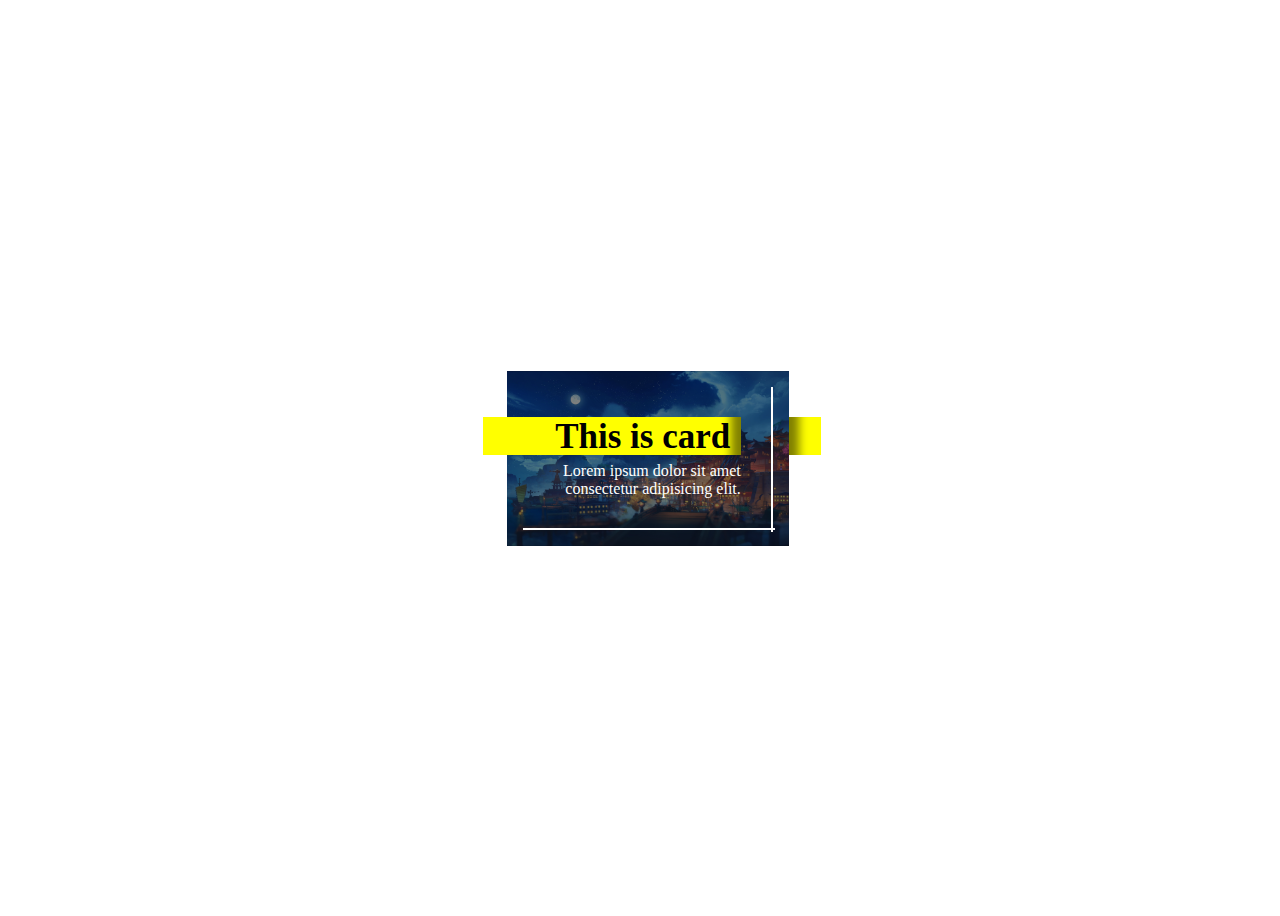
<file: Awesome Card design with css position/index.html>
<!DOCTYPE html>
<html lang="en">
<head>
    <meta charset="UTF-8">
    <meta http-equiv="X-UA-Compatible" content="IE=edge">
    <meta name="viewport" content="width=device-width, initial-scale=1.0">
    <title>Css position</title>
    <link rel="stylesheet" href="style.css">
</head>
<body>
    <div class="card">
        <img src="../images/liyue - genshin impact.jpg" alt="" class="card__img">
        <div class="card__body">
            <h3 class="card__title">This is card</h3>
            <p class="card__text">Lorem ipsum dolor sit amet consectetur adipisicing elit.</p>
        </div>
    </div>
</body>
</html>
</file>
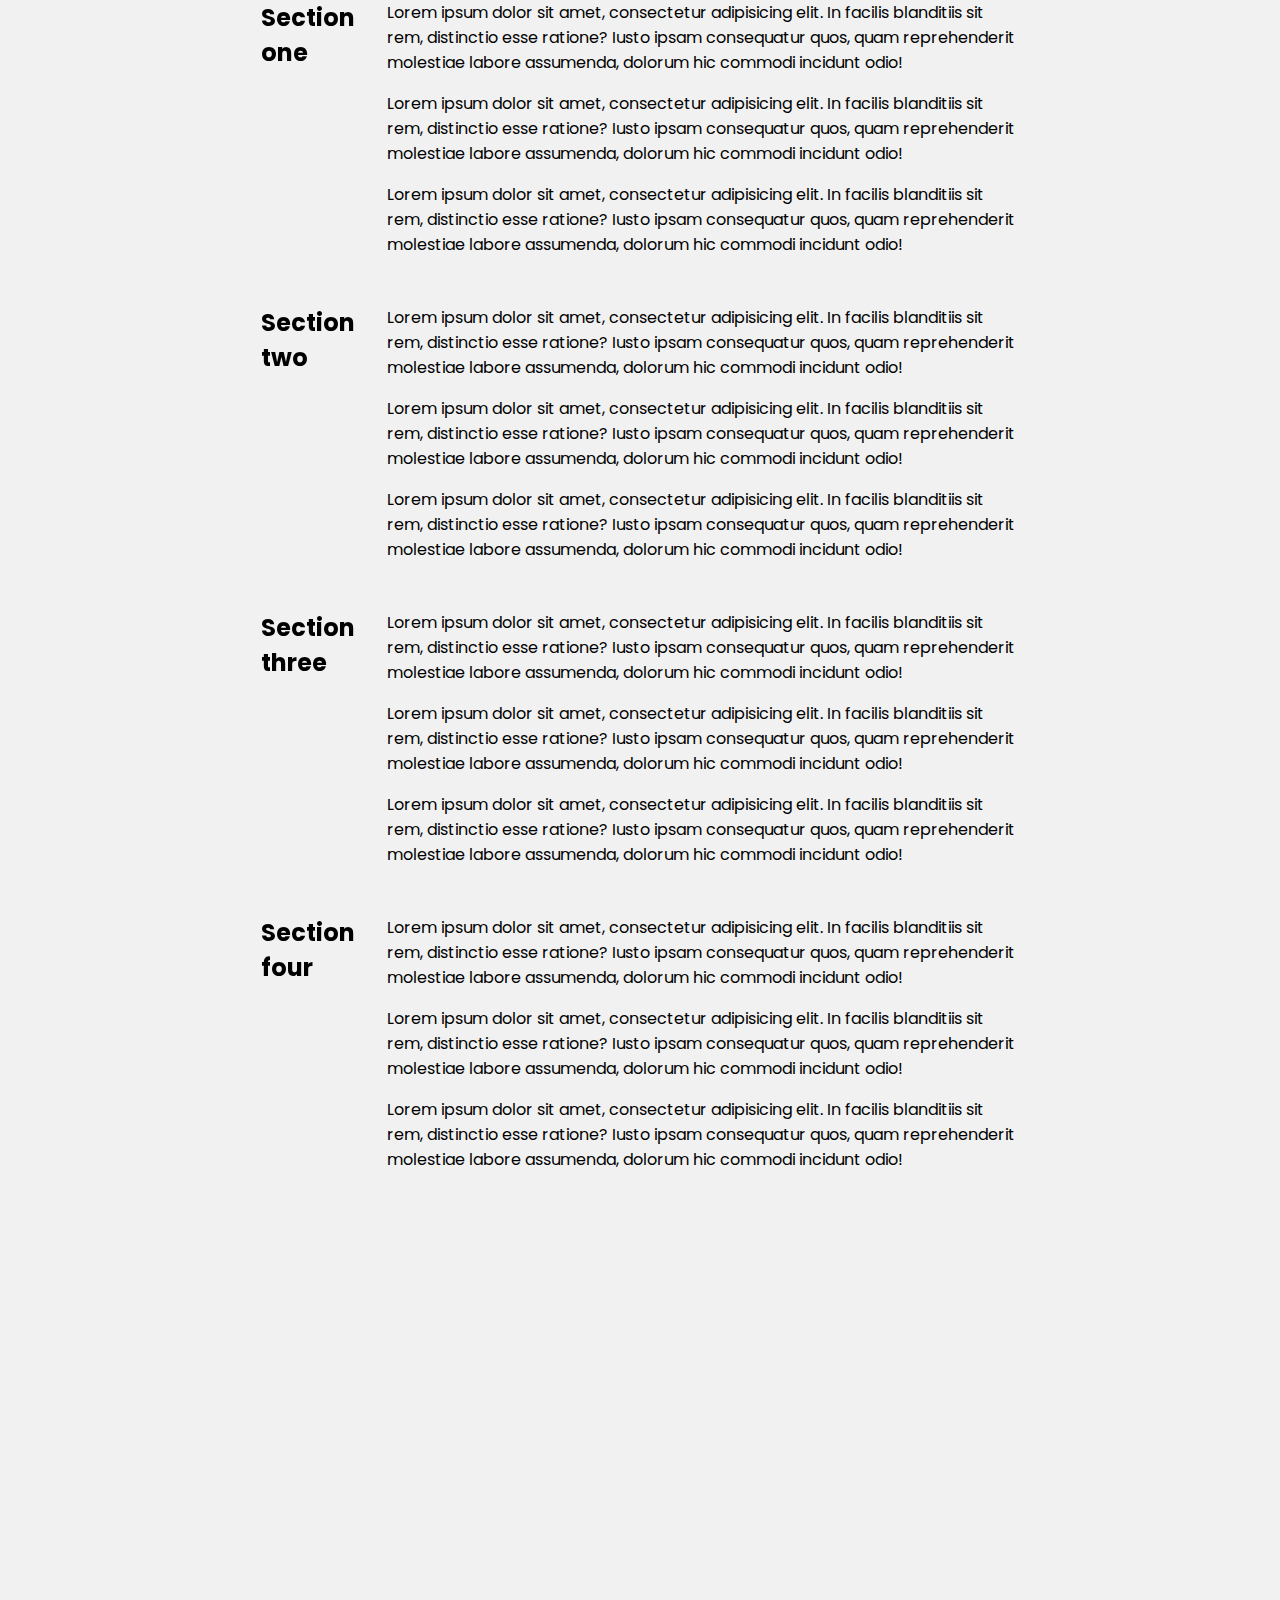
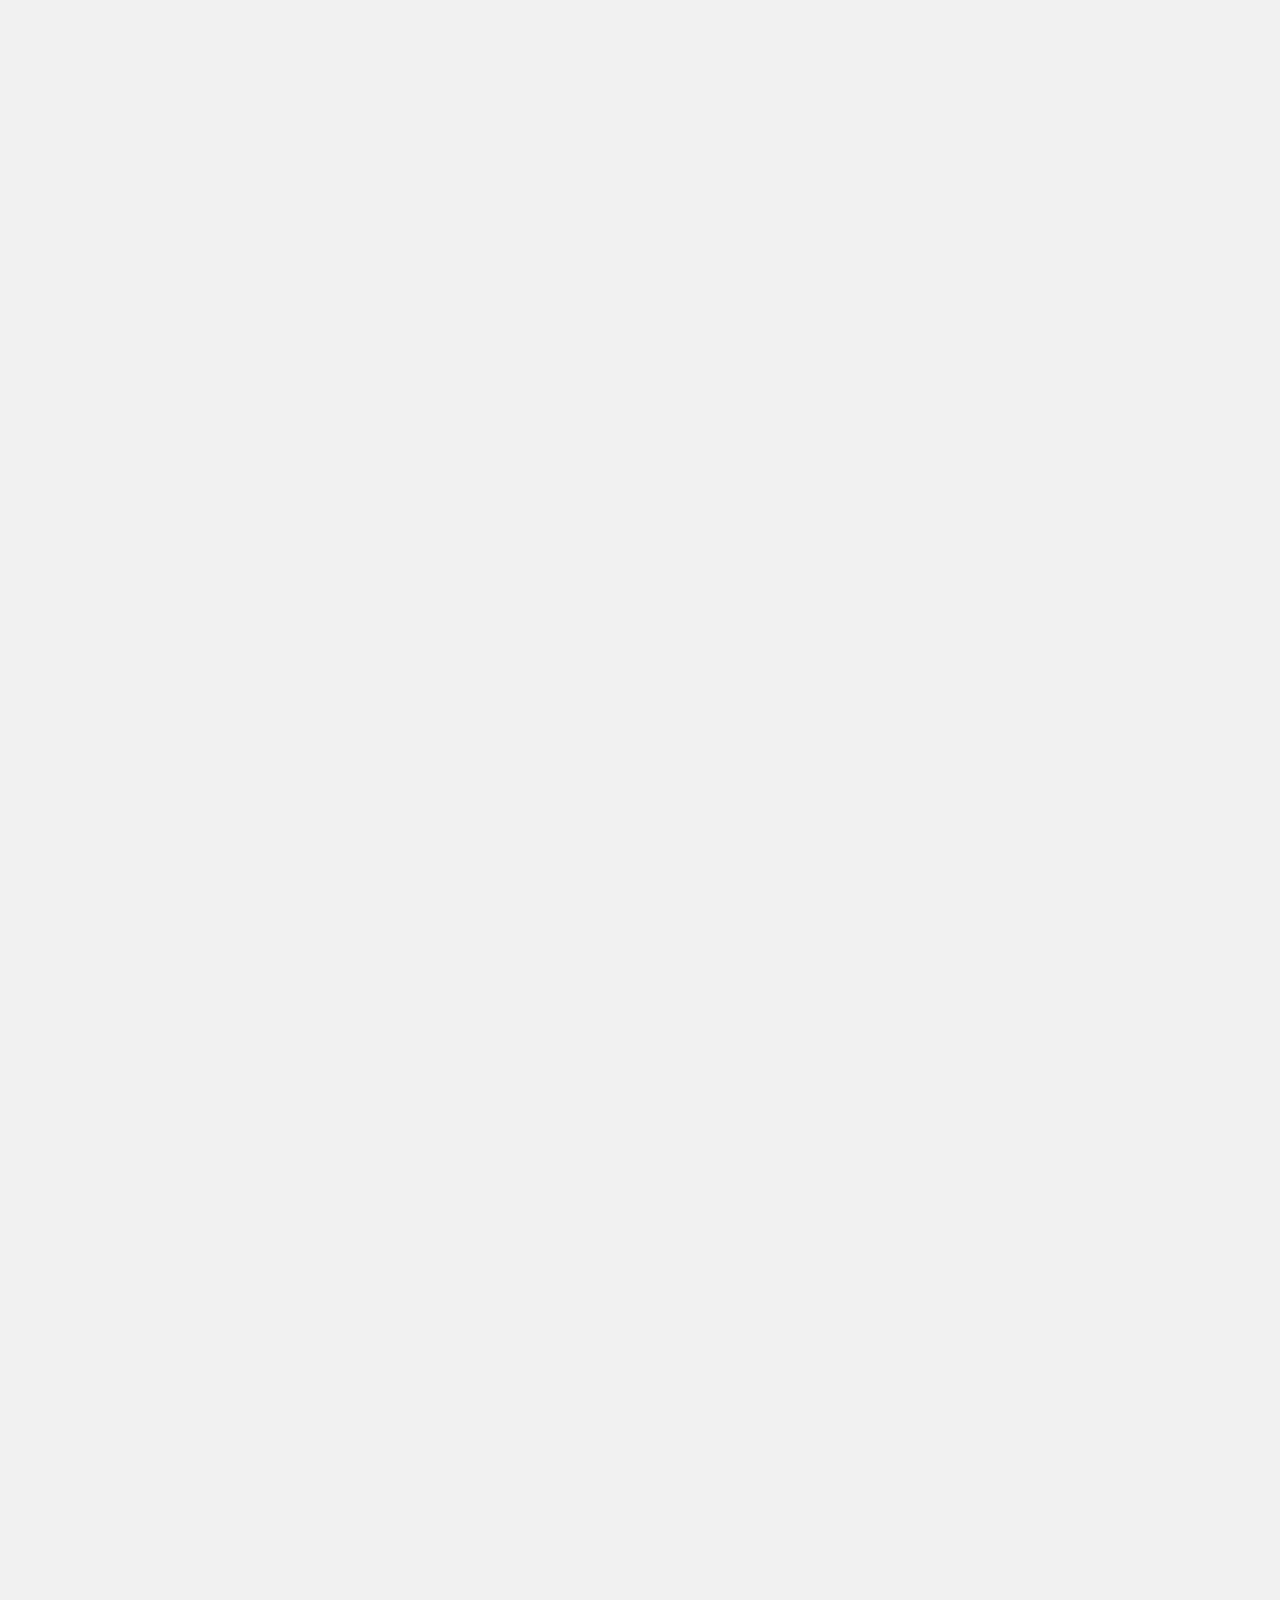
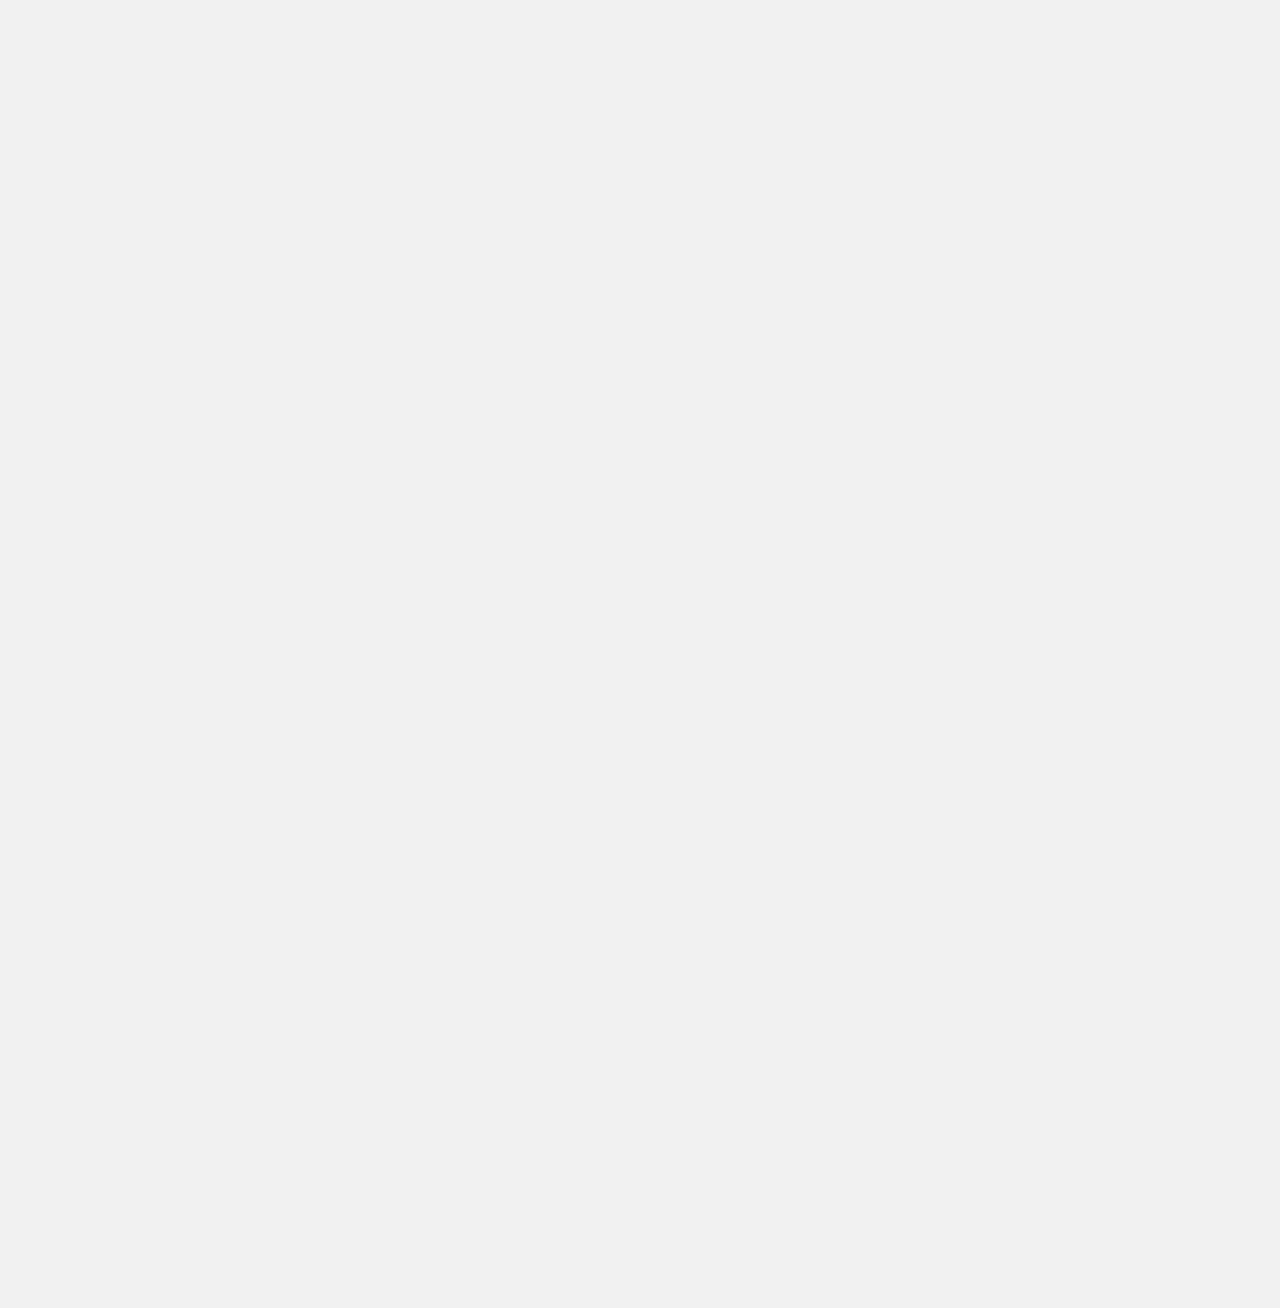
<file: Awesome design with position sticky/index.html>
<!DOCTYPE html>
<html lang="en">
  <head>
    <meta charset="UTF-8" />
    <meta http-equiv="X-UA-Compatible" content="IE=edge" />
    <meta name="viewport" content="width=device-width, initial-scale=1.0" />
    <title>Awesome design with position sticky</title>
    <link rel="stylesheet" href="style.css" />
  </head>
  <body>
    <div class="container">
      <section>
        <h2 class="section__title">Section one</h2>
        <div class="section__content">
          <p>
            Lorem ipsum dolor sit amet, consectetur adipisicing elit. In facilis
            blanditiis sit rem, distinctio esse ratione? Iusto ipsam consequatur
            quos, quam reprehenderit molestiae labore assumenda, dolorum hic
            commodi incidunt odio!
          </p>
          <p>
            Lorem ipsum dolor sit amet, consectetur adipisicing elit. In facilis
            blanditiis sit rem, distinctio esse ratione? Iusto ipsam consequatur
            quos, quam reprehenderit molestiae labore assumenda, dolorum hic
            commodi incidunt odio!
          </p>
          <p>
            Lorem ipsum dolor sit amet, consectetur adipisicing elit. In facilis
            blanditiis sit rem, distinctio esse ratione? Iusto ipsam consequatur
            quos, quam reprehenderit molestiae labore assumenda, dolorum hic
            commodi incidunt odio!
          </p>
        </div>
      </section>
      <section>
        <h2 class="section__title">Section two</h2>
        <div class="section__content">
          <p>
            Lorem ipsum dolor sit amet, consectetur adipisicing elit. In facilis
            blanditiis sit rem, distinctio esse ratione? Iusto ipsam consequatur
            quos, quam reprehenderit molestiae labore assumenda, dolorum hic
            commodi incidunt odio!
          </p>
          <p>
            Lorem ipsum dolor sit amet, consectetur adipisicing elit. In facilis
            blanditiis sit rem, distinctio esse ratione? Iusto ipsam consequatur
            quos, quam reprehenderit molestiae labore assumenda, dolorum hic
            commodi incidunt odio!
          </p>
          <p>
            Lorem ipsum dolor sit amet, consectetur adipisicing elit. In facilis
            blanditiis sit rem, distinctio esse ratione? Iusto ipsam consequatur
            quos, quam reprehenderit molestiae labore assumenda, dolorum hic
            commodi incidunt odio!
          </p>
        </div>
      </section>
      <section>
        <h2 class="section__title">Section three</h2>
        <div class="section__content">
          <p>
            Lorem ipsum dolor sit amet, consectetur adipisicing elit. In facilis
            blanditiis sit rem, distinctio esse ratione? Iusto ipsam consequatur
            quos, quam reprehenderit molestiae labore assumenda, dolorum hic
            commodi incidunt odio!
          </p>
          <p>
            Lorem ipsum dolor sit amet, consectetur adipisicing elit. In facilis
            blanditiis sit rem, distinctio esse ratione? Iusto ipsam consequatur
            quos, quam reprehenderit molestiae labore assumenda, dolorum hic
            commodi incidunt odio!
          </p>
          <p>
            Lorem ipsum dolor sit amet, consectetur adipisicing elit. In facilis
            blanditiis sit rem, distinctio esse ratione? Iusto ipsam consequatur
            quos, quam reprehenderit molestiae labore assumenda, dolorum hic
            commodi incidunt odio!
          </p>
        </div>
      </section>
      <section>
        <h2 class="section__title">Section four</h2>
        <div class="section__content">
          <p>
            Lorem ipsum dolor sit amet, consectetur adipisicing elit. In facilis
            blanditiis sit rem, distinctio esse ratione? Iusto ipsam consequatur
            quos, quam reprehenderit molestiae labore assumenda, dolorum hic
            commodi incidunt odio!
          </p>
          <p>
            Lorem ipsum dolor sit amet, consectetur adipisicing elit. In facilis
            blanditiis sit rem, distinctio esse ratione? Iusto ipsam consequatur
            quos, quam reprehenderit molestiae labore assumenda, dolorum hic
            commodi incidunt odio!
          </p>
          <p>
            Lorem ipsum dolor sit amet, consectetur adipisicing elit. In facilis
            blanditiis sit rem, distinctio esse ratione? Iusto ipsam consequatur
            quos, quam reprehenderit molestiae labore assumenda, dolorum hic
            commodi incidunt odio!
          </p>
        </div>
      </section>
    </div>
  </body>
</html>
</file>
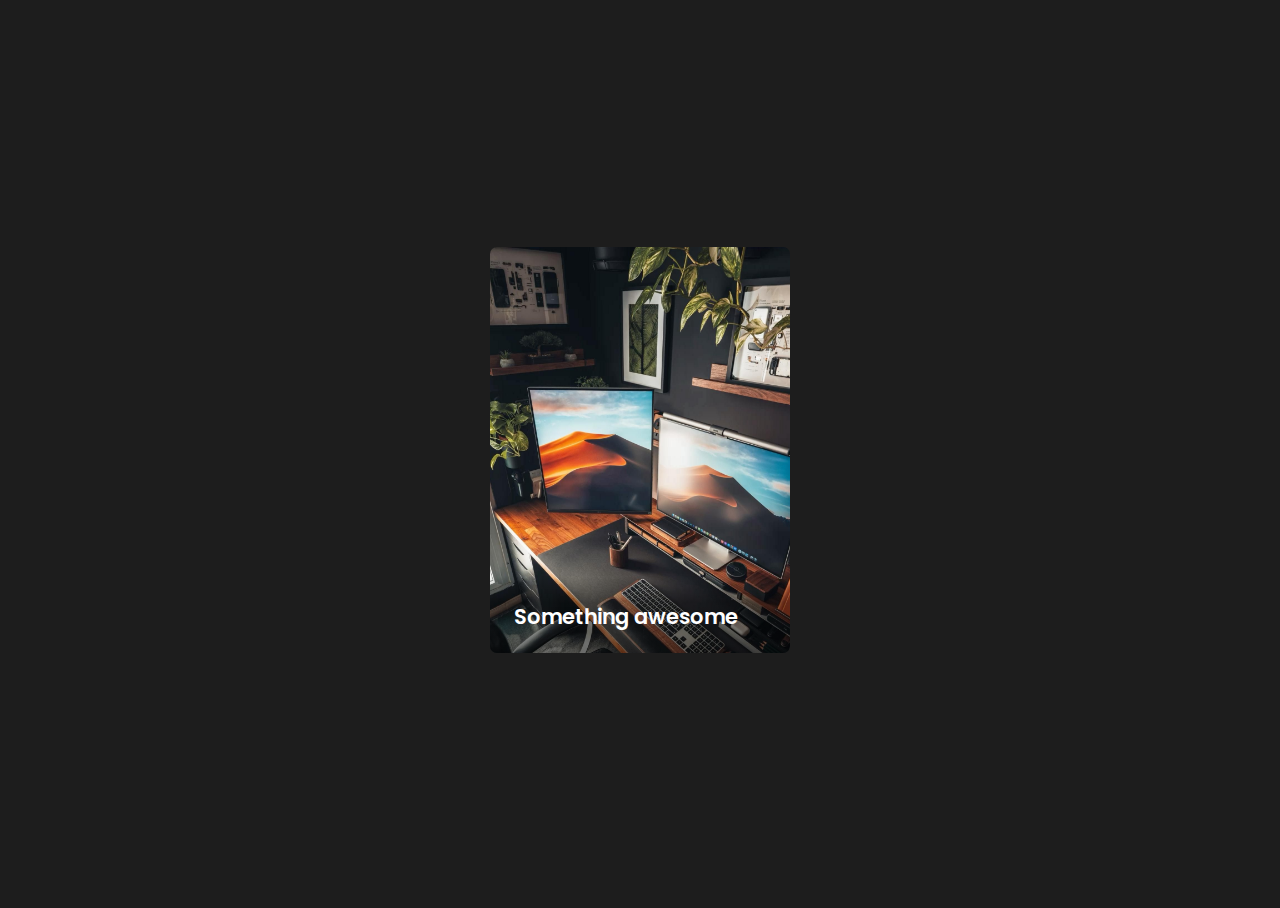
<file: content fill into card/index.html>
<!DOCTYPE html>
<html lang="en">
<head>
    <meta charset="UTF-8">
    <meta http-equiv="X-UA-Compatible" content="IE=edge">
    <meta name="viewport" content="width=device-width, initial-scale=1.0">
    <title>Content fill into card</title>
    <link rel="stylesheet" href="style.css">
</head>
<body>
    <div class="card">
        <div class="card__content">
            <h2 class="card__title">Something awesome</h2>
            <p class="card__body">Lorem ipsum dolor sit amet consectetur adipisicing elit. Voluptas iusto officia architecto suscipit facere, totam quis sunt tempore</p>
            <button class="card__btn">Learn more</button>
        </div>
    </div>
</body>
</html>
</file>
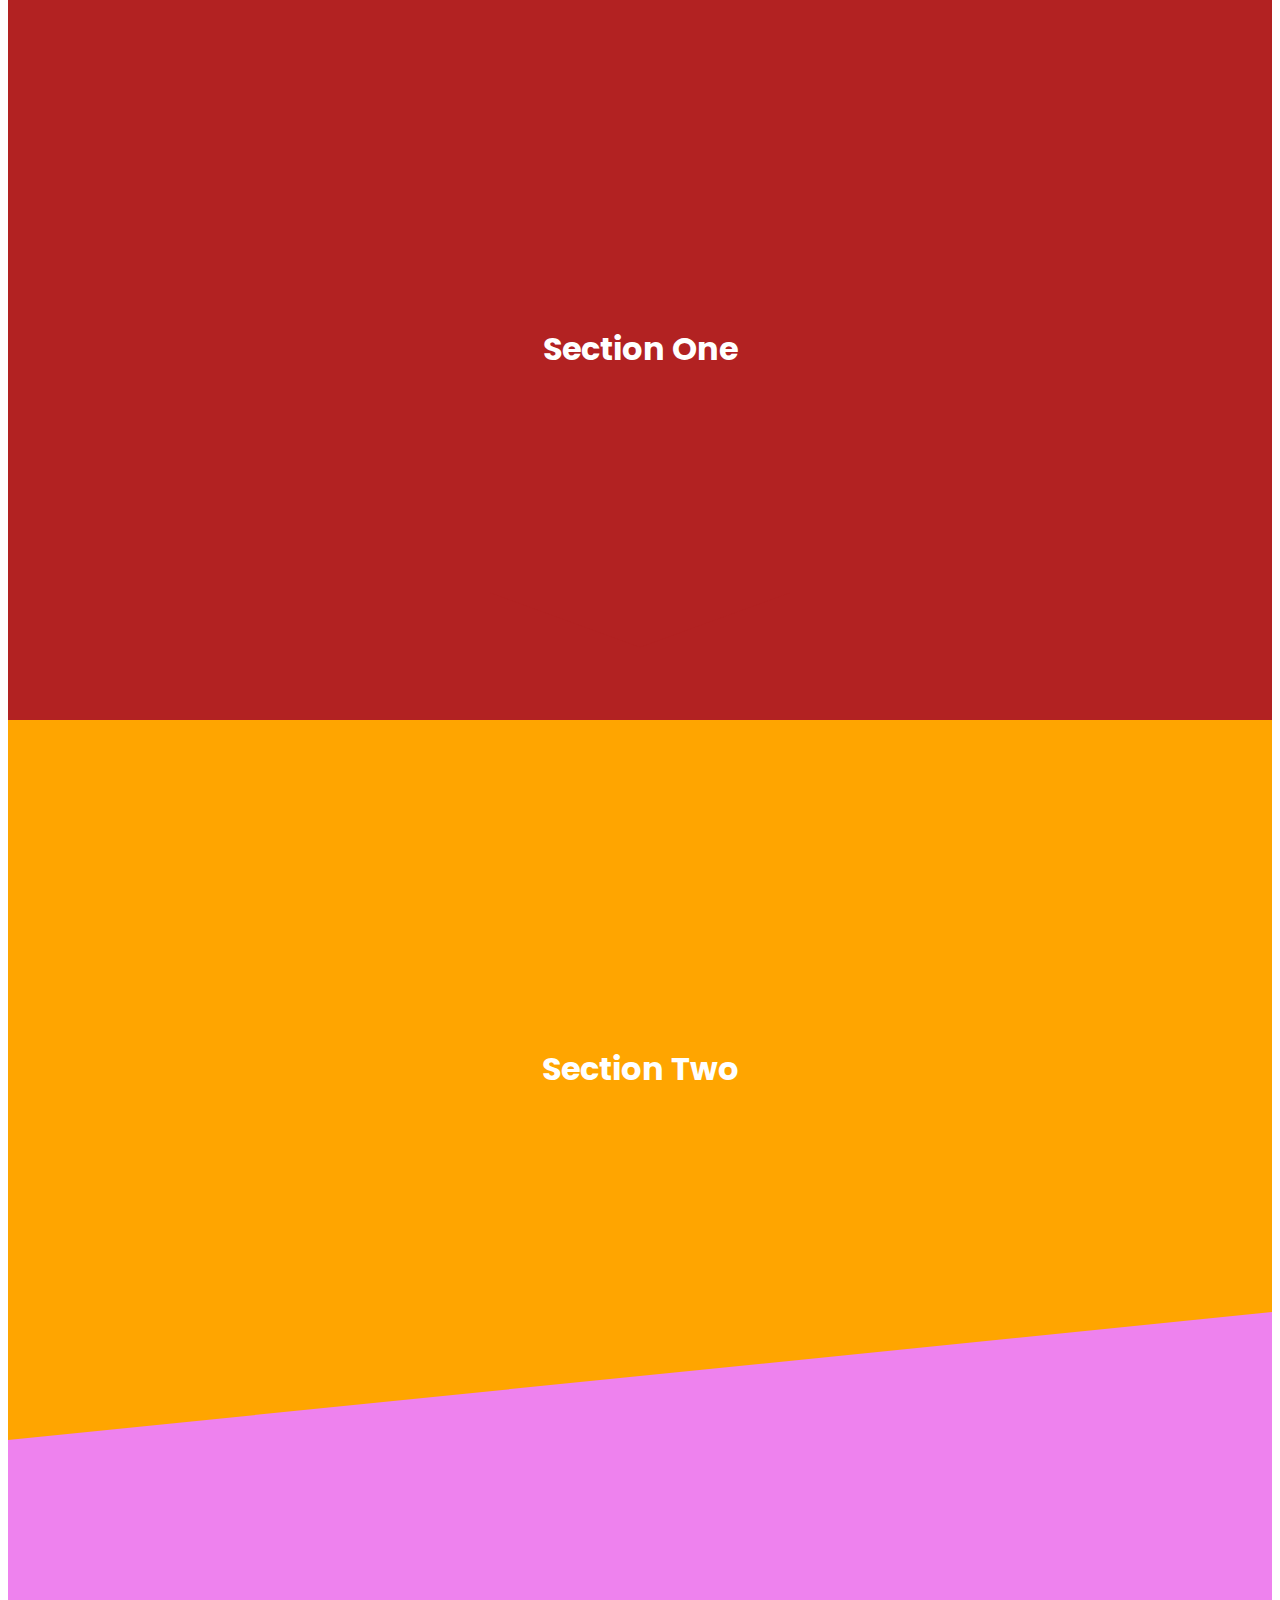
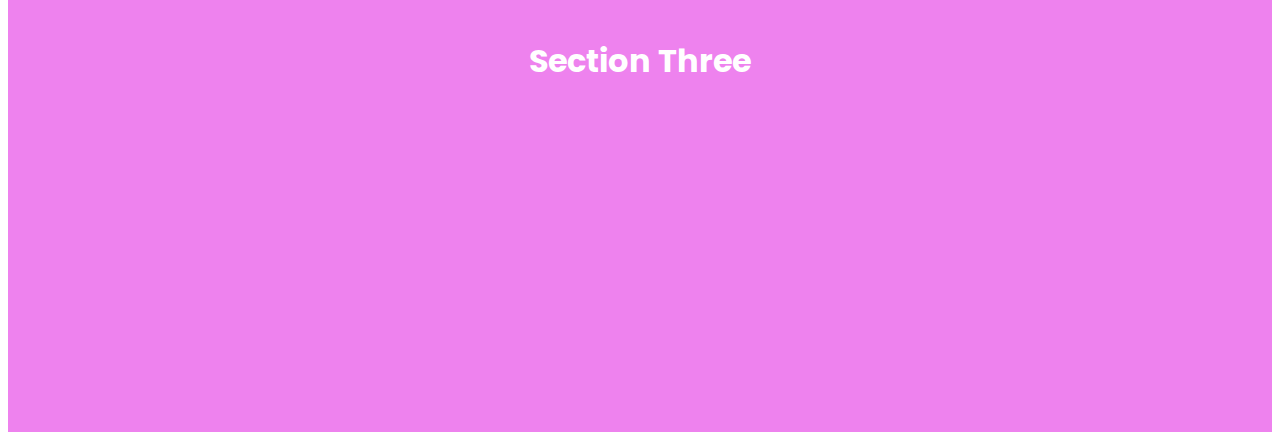
<file: Css shapes/index.html>
<!DOCTYPE html>
<html lang="en">
<head>
    <meta charset="UTF-8">
    <meta http-equiv="X-UA-Compatible" content="IE=edge">
    <meta name="viewport" content="width=device-width, initial-scale=1.0">
    <title>Css shapes</title>
    <link rel="stylesheet" href="style.css">
</head>
<body>
    <section class="one">
        <h1>Section One</h1>
    </section>
    <section class="two">
        <h1>Section Two</h1>
    </section>
    <section class="three">
        <h1>Section Three</h1>
    </section>
</body>
</html>
</file>
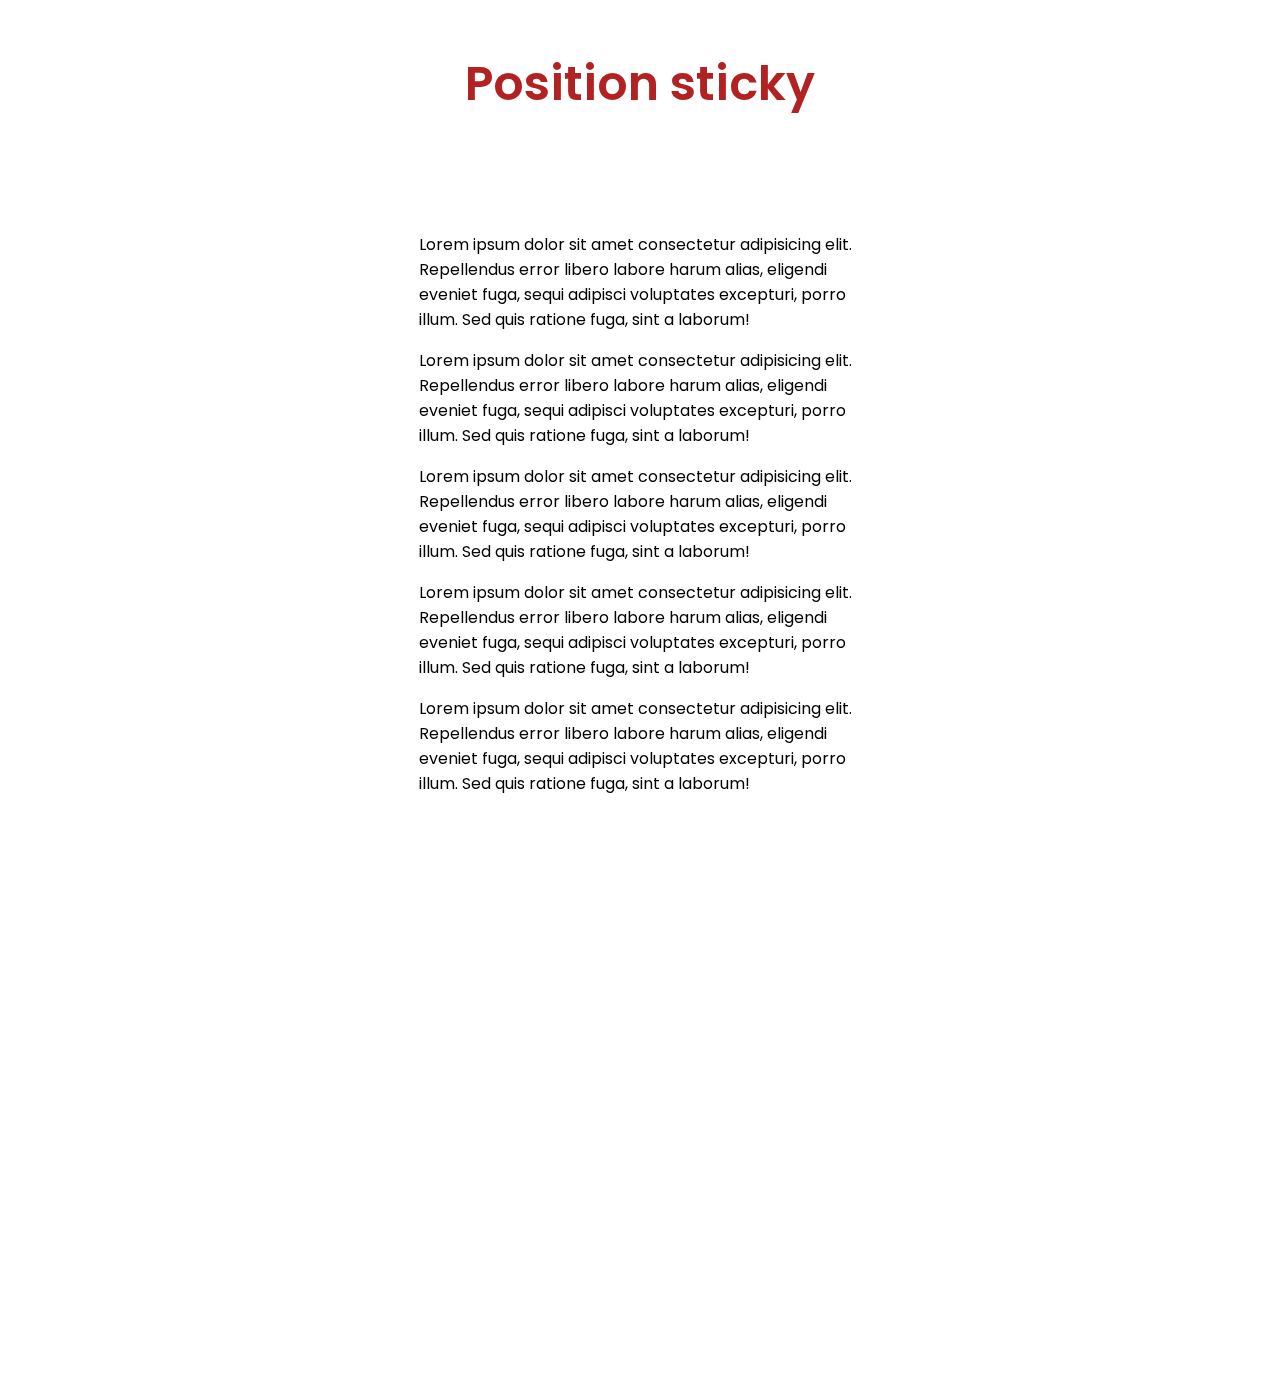
<file: Awesome design with position sticky/index1.html>
<!DOCTYPE html>
<html lang="en">
<head>
    <meta charset="UTF-8">
    <meta http-equiv="X-UA-Compatible" content="IE=edge">
    <meta name="viewport" content="width=device-width, initial-scale=1.0">
    <title>Awesome design with position sticky</title>
    <link rel="stylesheet" href="style1.css">
</head>
<body>
    <h1>Position sticky</h1>
    <div class="box">
        <div class="box__content">
            <p>Lorem ipsum dolor sit amet consectetur adipisicing elit. Repellendus error libero labore harum alias, eligendi eveniet fuga, sequi adipisci voluptates excepturi, porro illum. Sed quis ratione fuga, sint a laborum!</p>
            <p>Lorem ipsum dolor sit amet consectetur adipisicing elit. Repellendus error libero labore harum alias, eligendi eveniet fuga, sequi adipisci voluptates excepturi, porro illum. Sed quis ratione fuga, sint a laborum!</p>
            <p>Lorem ipsum dolor sit amet consectetur adipisicing elit. Repellendus error libero labore harum alias, eligendi eveniet fuga, sequi adipisci voluptates excepturi, porro illum. Sed quis ratione fuga, sint a laborum!</p>
            <p>Lorem ipsum dolor sit amet consectetur adipisicing elit. Repellendus error libero labore harum alias, eligendi eveniet fuga, sequi adipisci voluptates excepturi, porro illum. Sed quis ratione fuga, sint a laborum!</p>
            <p>Lorem ipsum dolor sit amet consectetur adipisicing elit. Repellendus error libero labore harum alias, eligendi eveniet fuga, sequi adipisci voluptates excepturi, porro illum. Sed quis ratione fuga, sint a laborum!</p>
        </div>
        <p class="box__btn">Hello - there</p>
    </div>
</body>
</html>
</file>
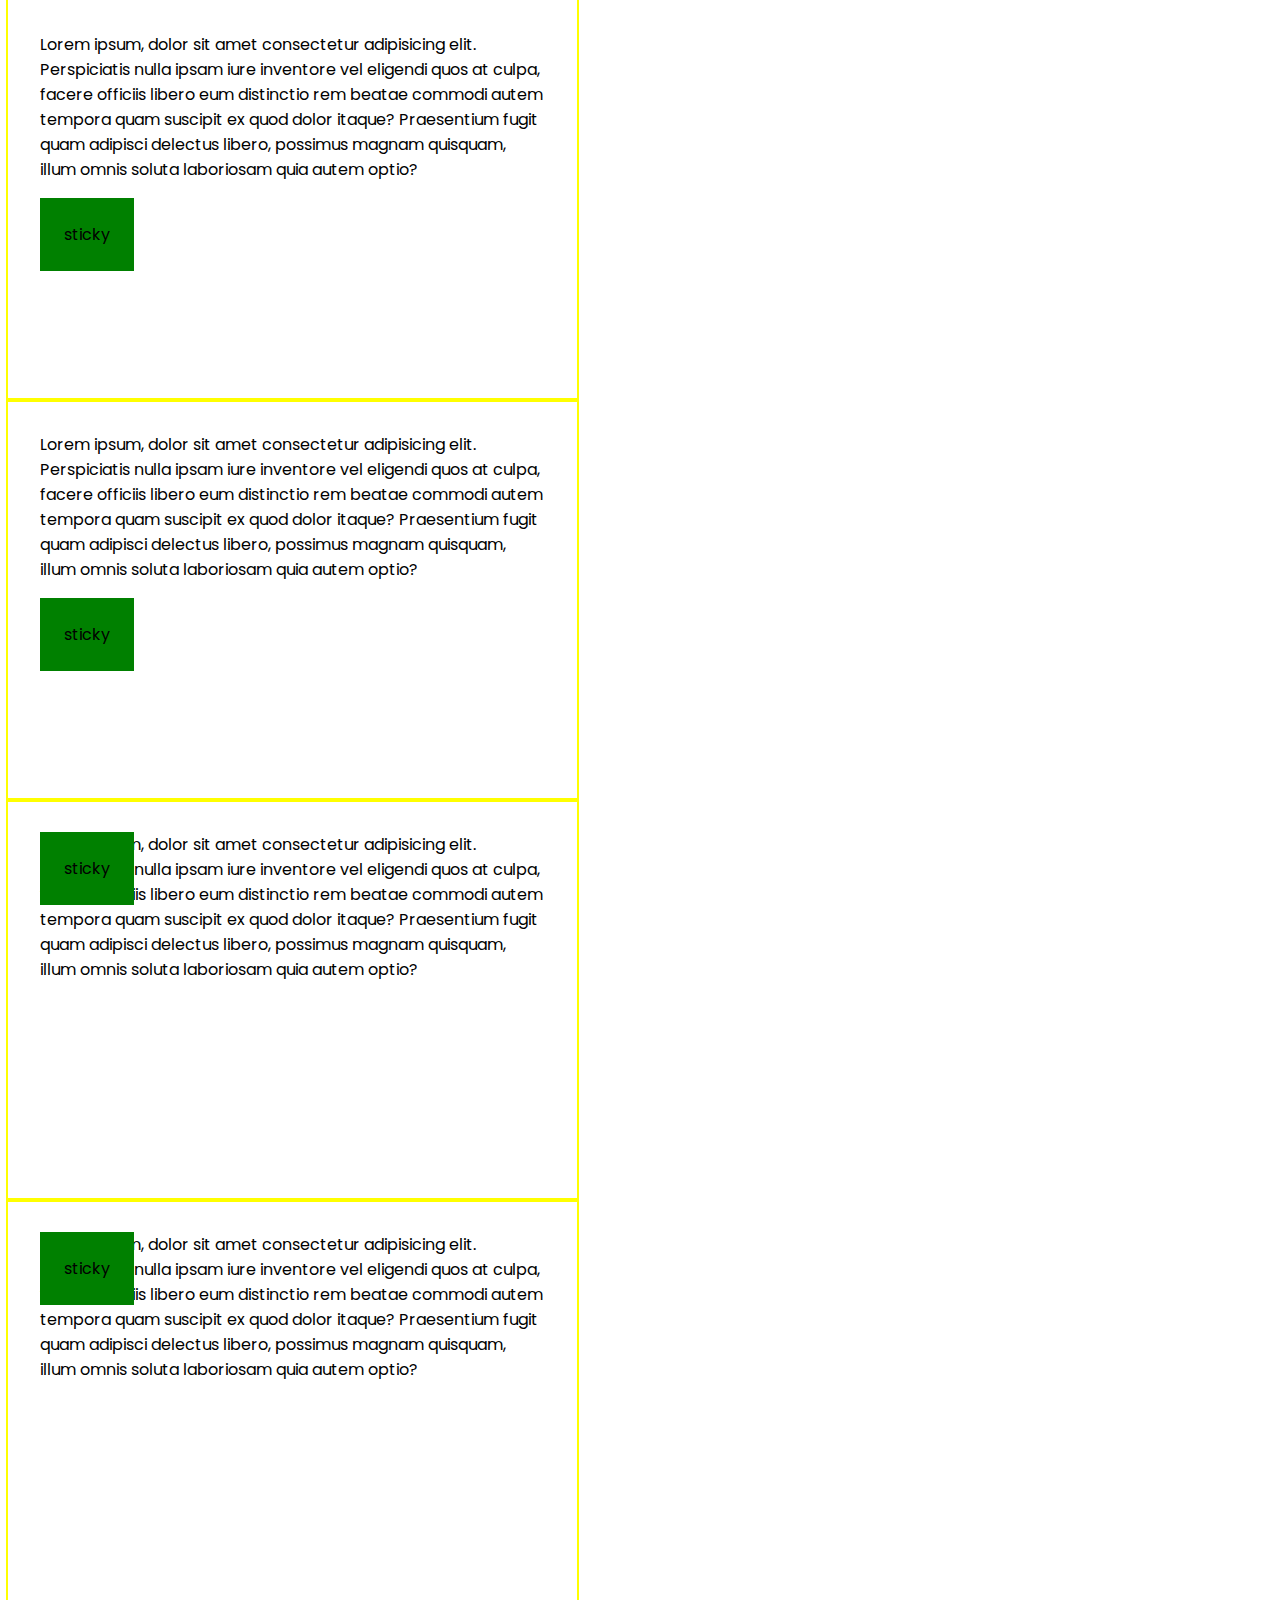
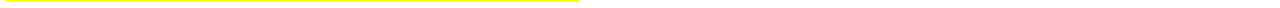
<file: Awesome design with position sticky/index2.html>
<!DOCTYPE html>
<html lang="en">
<head>
    <meta charset="UTF-8">
    <meta http-equiv="X-UA-Compatible" content="IE=edge">
    <meta name="viewport" content="width=device-width, initial-scale=1.0">
    <title>Awesome design with position sticky</title>
    <link rel="stylesheet" href="style2.css">
</head>
<body>
    <div class="content-box">
        <p>Lorem ipsum, dolor sit amet consectetur adipisicing elit. Perspiciatis nulla ipsam iure inventore vel eligendi quos at culpa, facere officiis libero eum distinctio rem beatae commodi autem tempora quam suscipit ex quod dolor itaque? Praesentium fugit quam adipisci delectus libero, possimus magnam quisquam, illum omnis soluta laboriosam quia autem optio?</p>
        <div class="sticky">sticky</div>
    </div>
    <div class="content-box">
        <p>Lorem ipsum, dolor sit amet consectetur adipisicing elit. Perspiciatis nulla ipsam iure inventore vel eligendi quos at culpa, facere officiis libero eum distinctio rem beatae commodi autem tempora quam suscipit ex quod dolor itaque? Praesentium fugit quam adipisci delectus libero, possimus magnam quisquam, illum omnis soluta laboriosam quia autem optio?</p>
        <div class="sticky">sticky</div>
    </div>
    <div class="content-box">
        <p>Lorem ipsum, dolor sit amet consectetur adipisicing elit. Perspiciatis nulla ipsam iure inventore vel eligendi quos at culpa, facere officiis libero eum distinctio rem beatae commodi autem tempora quam suscipit ex quod dolor itaque? Praesentium fugit quam adipisci delectus libero, possimus magnam quisquam, illum omnis soluta laboriosam quia autem optio?</p>
        <div class="sticky">sticky</div>
    </div>
    <div class="content-box">
        <p>Lorem ipsum, dolor sit amet consectetur adipisicing elit. Perspiciatis nulla ipsam iure inventore vel eligendi quos at culpa, facere officiis libero eum distinctio rem beatae commodi autem tempora quam suscipit ex quod dolor itaque? Praesentium fugit quam adipisci delectus libero, possimus magnam quisquam, illum omnis soluta laboriosam quia autem optio?</p>
        <div class="sticky">sticky</div>
    </div>
</body>
</html>
</file>
<file: Awesome Card design with css position/style.css>
body{
    overflow: hidden;
    width: 100%;
    height: 100vh;
    display: flex;
    align-items: center;
    justify-content: center;
}

.card{
    position: relative;
    width: 22%;
    transition: all 800ms ease-in-out;
}

.card::before,
.card::after {
    content: '';
    position: absolute;
    border: 1px solid white;
}

.card::before {
    top: 1rem;
    right: 1rem;
    bottom: .85rem;
    transition: all 800ms ease-in-out;
}

.card::after {
    left: 1rem;
    bottom: 1rem;
    right: .85rem;
}

.card__img{
    width: 100%;
    height: 100%;
    position: absolute;
    z-index: -1;
    object-fit: cover;
}

.card__body{
    background-color: rgba(0,0,0, .5);
    color: white;
    padding: 3rem;
}

.card__title,
.card__text {
    margin: 0;
}

.card__title {
    font-size: 35px;
    line-height: 1;
    margin-bottom: 0.5rem;
    position: relative;
    z-index: 1;
    color: black;
}

.card__title::before {
    content: '';
    position: absolute;
    top: -.1rem;
    bottom: -.1rem;
    left: -4.5rem;
    right: 0;
    z-index: -1;
    background-color: yellow;
    box-shadow: inset -20px 0 10px -10px rgba(0,0,0, .5);
}

.card__title::after {
    content: '';
    position: absolute;
    top: -.1rem;
    bottom: -.1rem;
    left: calc(100% + 3rem);
    width: 2rem;
    background-color: yellow;
    box-shadow: inset 20px 0 10px -10px rgba(0,0,0, .5);
}

.card__text{
    text-align: right;
}
</file>
<file: Awesome design with position sticky/style.css>
@import url('https://fonts.googleapis.com/css2?family=Poppins:wght@200;300;400;500;600;700;800;900&display=swap');


body {
    font-family: 'Poppins', sans-serif;
    background-color: #f1f1f1;
}

*,
*::before,
*::after {
    box-sizing: border-box;
    margin-top: 0;
}

a {
    text-decoration: none;
}

ul li {
    list-style: none;
}

.container {
    width: 60%;
    height: 500vh;
    margin-inline: auto;
}

section {
    width: 100%;
    margin-inline: auto;
    margin-block-end: 2rem;
    display: flex;
    gap: 2rem;
}

.section__title {
    height: max-content;
    position: sticky;
    top: 0;
}
</file>
<file: content fill into card/style.css>
@import url('https://fonts.googleapis.com/css2?family=Poppins:wght@200;300;400;500;600;700;800;900&display=swap');


body {
    display: grid;
    place-items: center;
    height: 100vh;
    font-family: 'Poppins', sans-serif;
    background-color: #1D1D1D;
}

*,
*::before,
*::after {
    box-sizing: border-box;
    margin-top: 0;
}

a {
    text-decoration: none;
}

ul li {
    list-style: none;
}

.card {
    overflow: hidden;
    width: 30ch;
    padding: 9.5rem 0 0 0;
    border-radius: 7px;
    color: white;
    background-image: url(../images/home\ desk.jpg);
    background-size: cover;
    transition: all 500ms ease;
}

.card:hover {
    scale: 1.05;
}

.card__content {
    --padding: 1.5rem;
    padding: var(--padding);
    background: linear-gradient(
        rgba(0, 0, 0, 0),
        rgba(0, 0, 0, 0.4) 10%,
        rgba(0, 0, 0, 1)
    );
}

.card:hover .card__content {
    transform: translateY(0);
    transition-delay: 500ms;
}

.card__title {
    position: relative;
    width: max-content;
    font-size: 21px;
    font-weight: 600;
}

.card__title::after {
    content: '';
    position: absolute;
    left: calc(var(--padding) * -1);
    bottom: 0;
    width: calc(100% + var(--padding));
    height: 3px;
    border-radius: 3px;
    background-color: #08fdd8;
    transform-origin: left;
    transition: all 500ms ease;
}

.card:hover .card__title::after {
    scale: 1;
}

.card__body {
    font-size: 14px;
}

.card__btn {
    outline: none;
    border: none;
    background-color: transparent;
    cursor: pointer;
    padding: .75rem;
    font-size: 13px;
    font-weight: 700;
    border-radius: 5px;
    letter-spacing: .5px;
    color: #1D1D1D;
    background-color: #08fdd8;
}

@media (hover) {
    .card__content {
        transform: translateY(70%);
        transition: all 500ms ease;
    }

    .card:hover .card__content {
        transform: translateY(0);
        transition-delay: 500ms;
    }

    .card__content > *:not(.card__title) {
        opacity: 0;
        transition: all 500ms ease;
    }

    .card:hover .card__content > *:not(.card__title) {
        opacity: 1;
    }

    .card__title::after {
        scale: 0;
    }
}
</file>
<file: Css shapes/style.css>
@import url('https://fonts.googleapis.com/css2?family=Poppins:wght@200;300;400;500;600;700;800;900&display=swap');


body {
    color: white;
    font-family: 'Poppins', sans-serif;
}

*,
*::before,
*::after {
    box-sizing: border-box;
    margin-top: 0;
}

a {
    text-decoration: none;
}

ul li {
    list-style: none;
}

section {
    display: grid;
    place-items: center;
    height: 80vh;
}

.one {
    background-color: firebrick;
}

.one::before,
.one::after {
    content: '';
    position: absolute;
    bottom: 130px;
    width: 150px;
    height: 150px;
    background-color: firebrick;
}

.one::before {
    left: 50%;
    transform: skew(0, -20deg);
}

.one::after {
    right: 50%;
    transform: skew(0, 20deg);
}

.two {
    margin-bottom: -10vw;
    clip-path: polygon(0 0, 100% 0, 100% calc(100% - 10vw), 0 100%);
    background-color: orange;
}

.three {
    background-color: violet;
}
</file>
<file: Awesome design with position sticky/style1.css>
@import url('https://fonts.googleapis.com/css2?family=Poppins:wght@200;300;400;500;600;700;800;900&display=swap');


body {
    font-family: 'Poppins', sans-serif;
}

*,
*::before,
*::after {
    box-sizing: border-box;
    margin-top: 0;
}

a {
    text-decoration: none;
}

ul li {
    list-style: none;
}

h1 {
    text-align: center;
    padding: 3rem;
    font-size: 3rem;
    font-weight: 600;
    color: firebrick;
}

.box {
    width: 40%;
    margin-inline: auto;
    margin-block-end: 30rem;
}

.box__content {
    padding: 2rem;
    background-color: white;
}

.box__btn {
    text-align: center;
    position: sticky;
    bottom: 100px;
    z-index: -1;
    width: max-content;
    padding: 18px 45px;
    margin-inline: auto;
    color: white;
    background-color: red;
}
</file>
<file: Awesome design with position sticky/style2.css>
@import url('https://fonts.googleapis.com/css2?family=Poppins:wght@200;300;400;500;600;700;800;900&display=swap');


body {
    font-family: 'Poppins', sans-serif;
}

*,
*::before,
*::after {
    box-sizing: border-box;
    margin-top: 0;
}

a {
    text-decoration: none;
}

ul li {
    list-style: none;
}

.content-box {
    width: 45%;
    padding: 2rem;
    height: 400px;
    outline: 2px solid yellow;
}

.sticky {
    position: sticky;
    bottom: 0;
    width: max-content;
    padding: 1.5rem;
    background-color: green;
}
</file>
